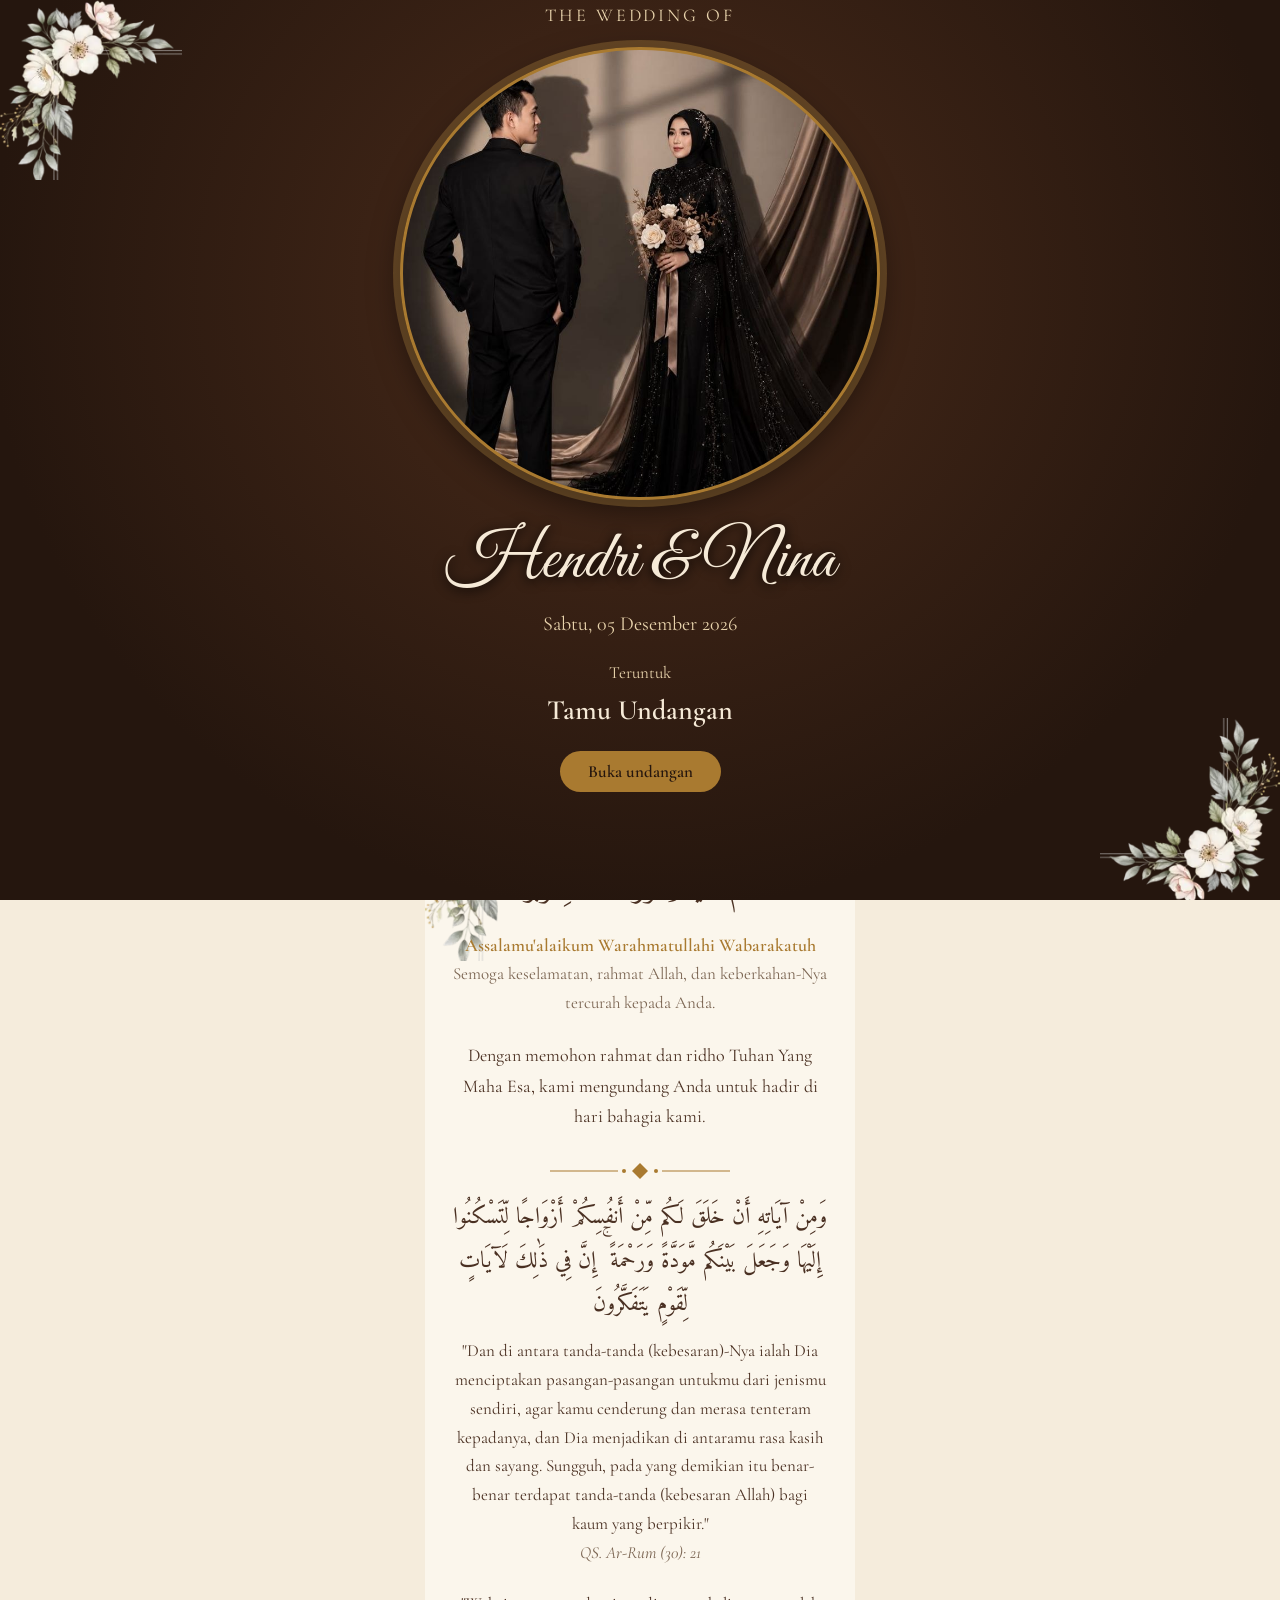
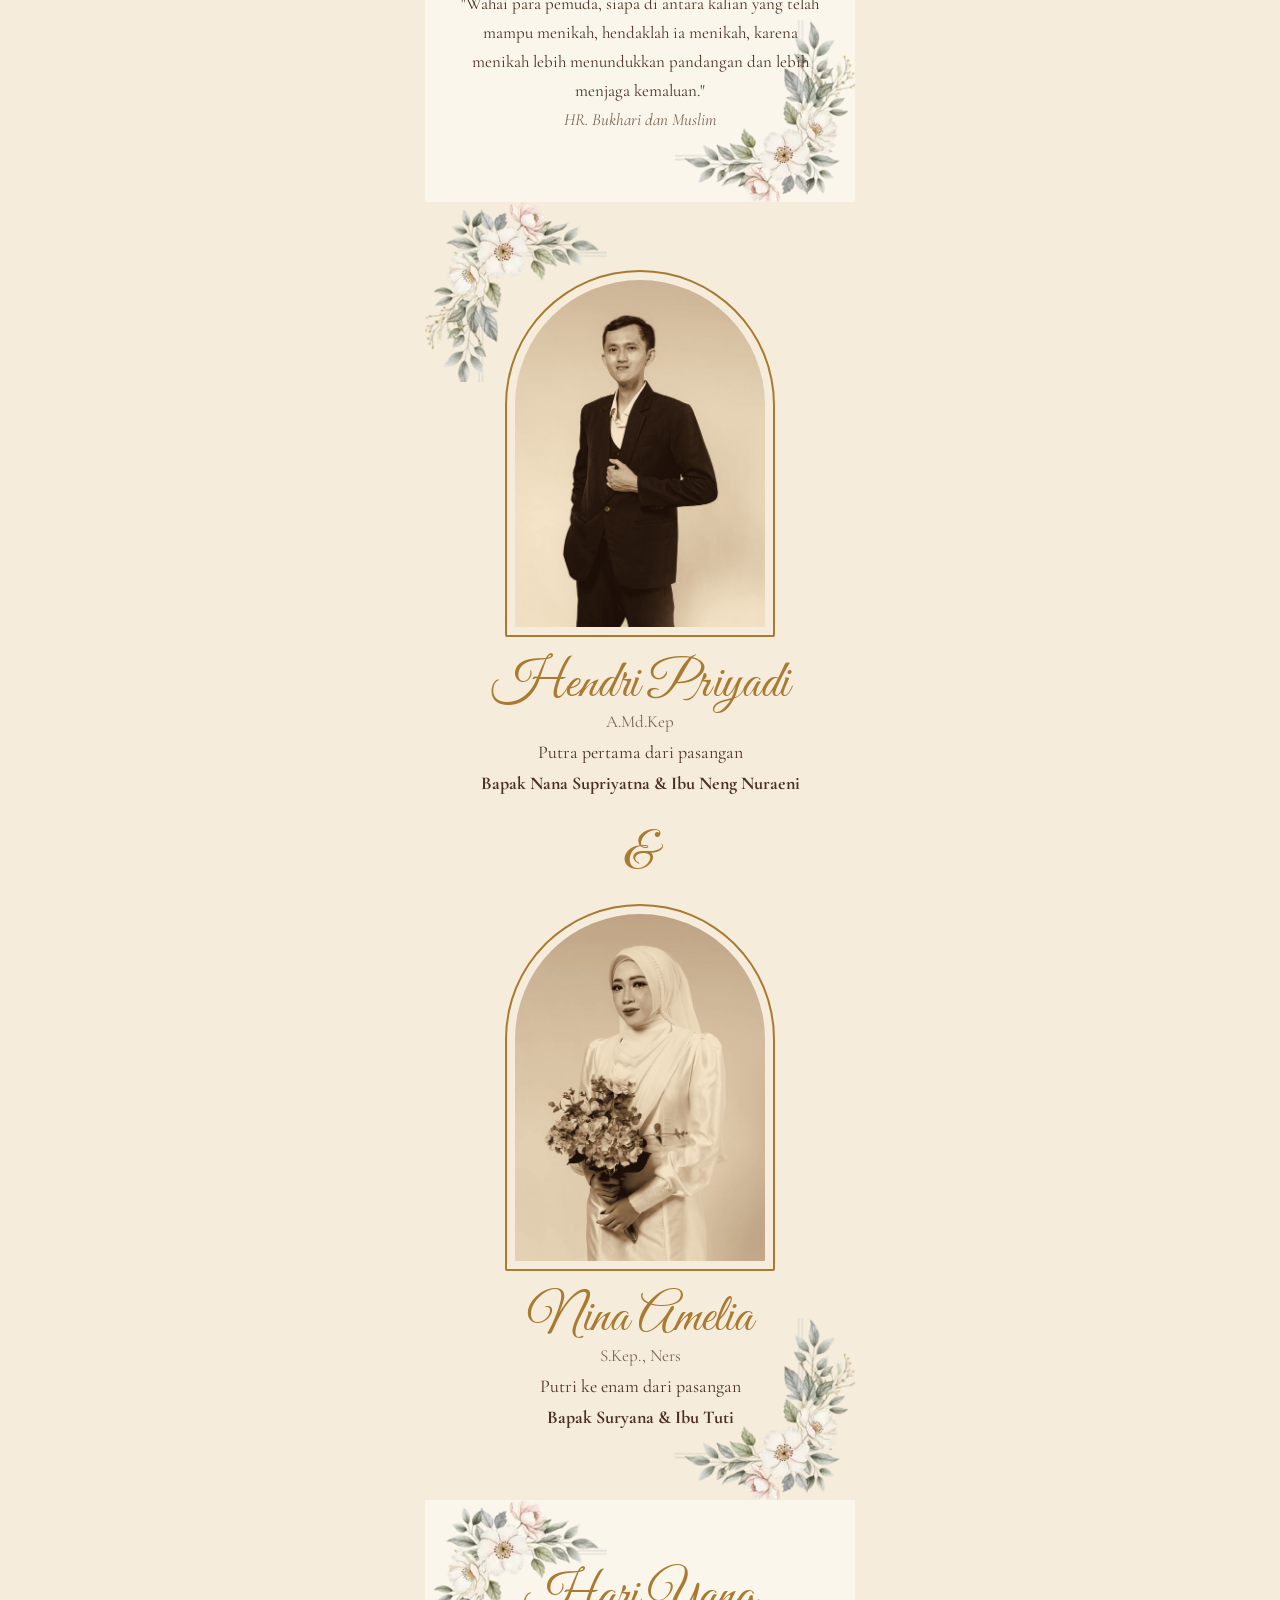
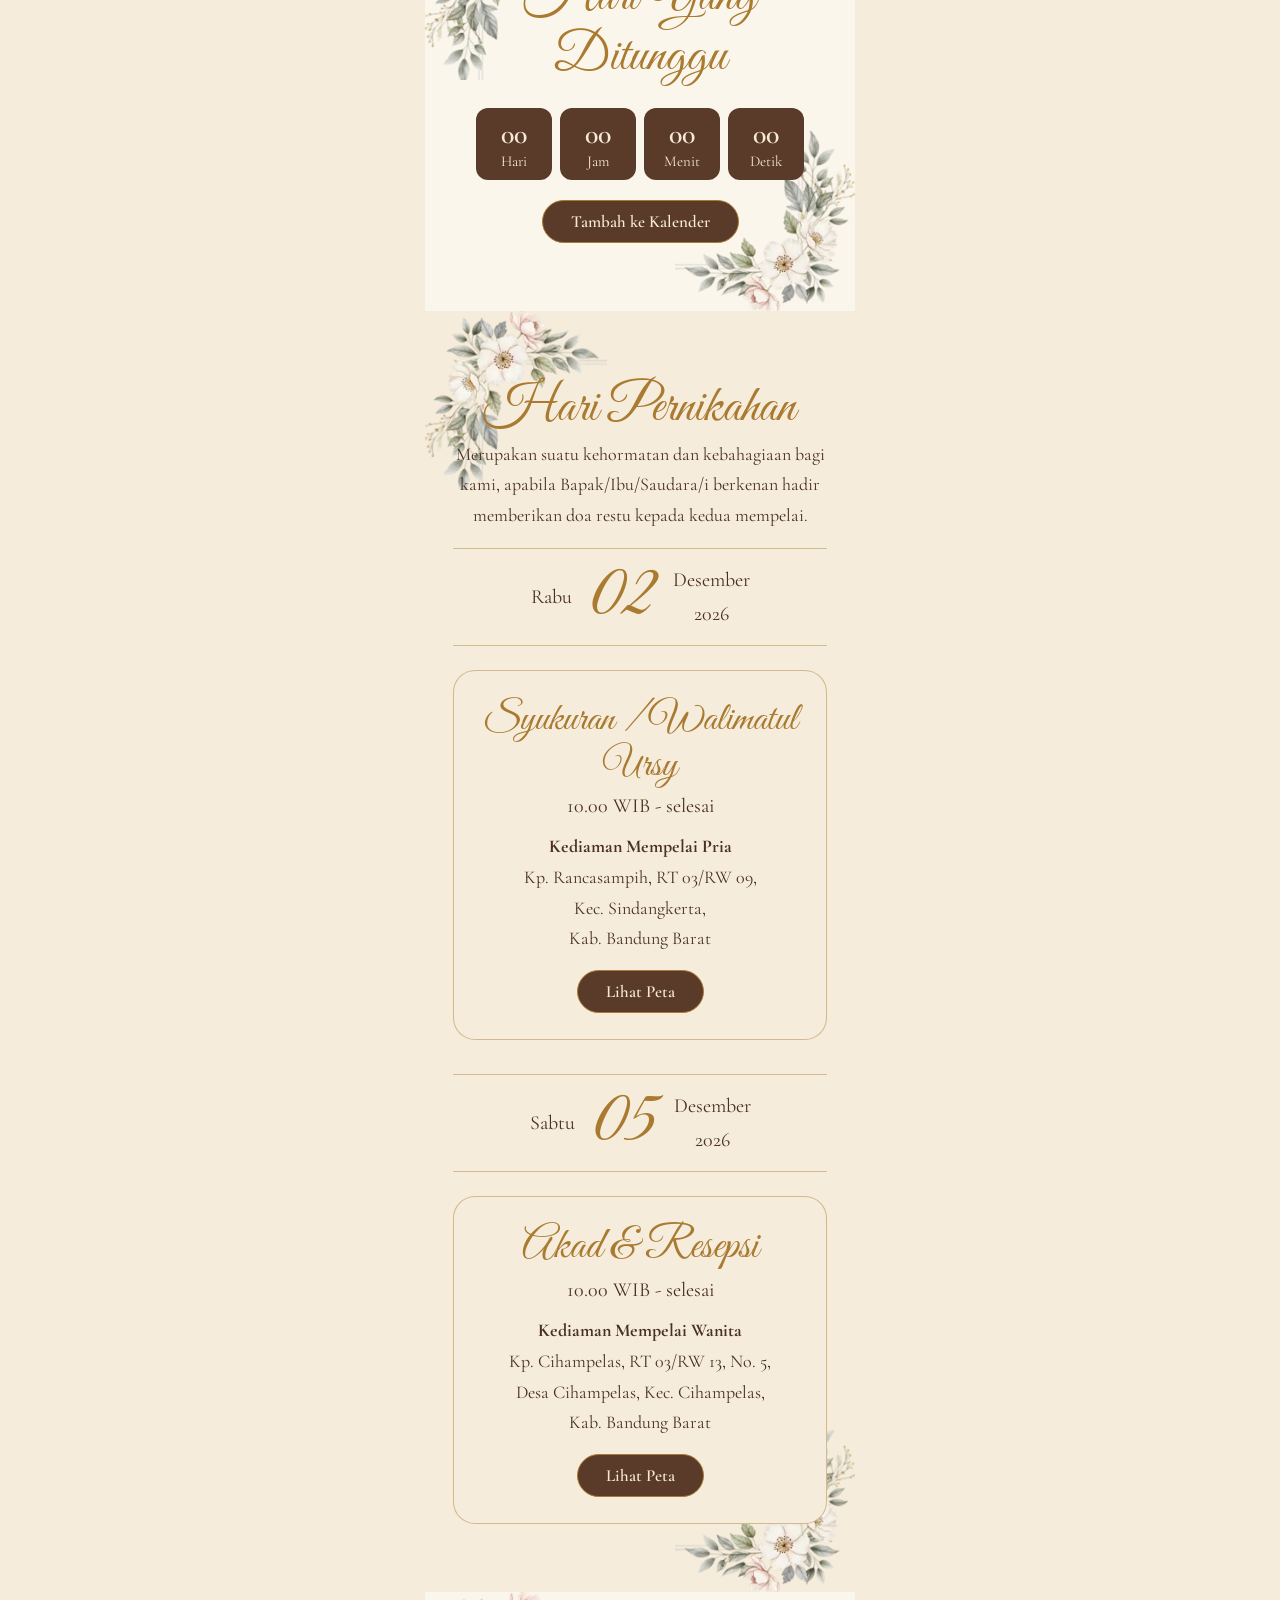
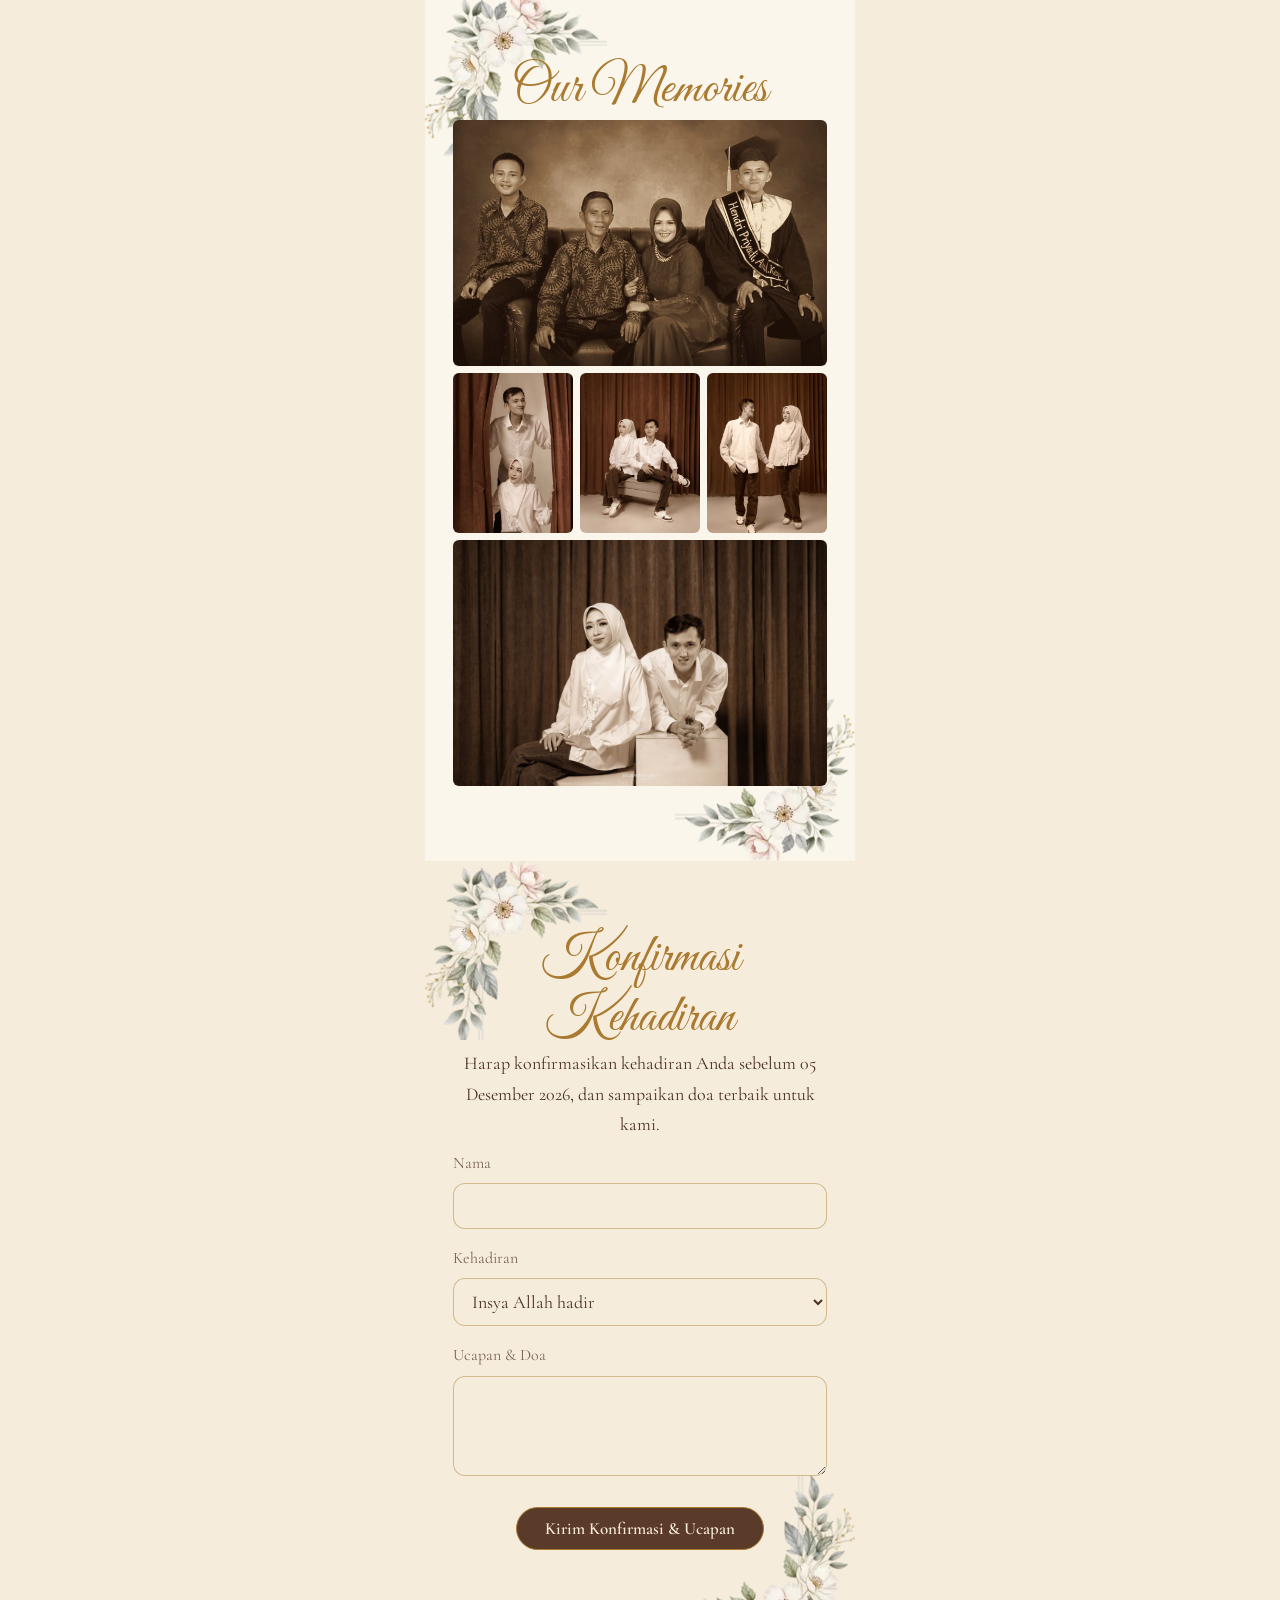
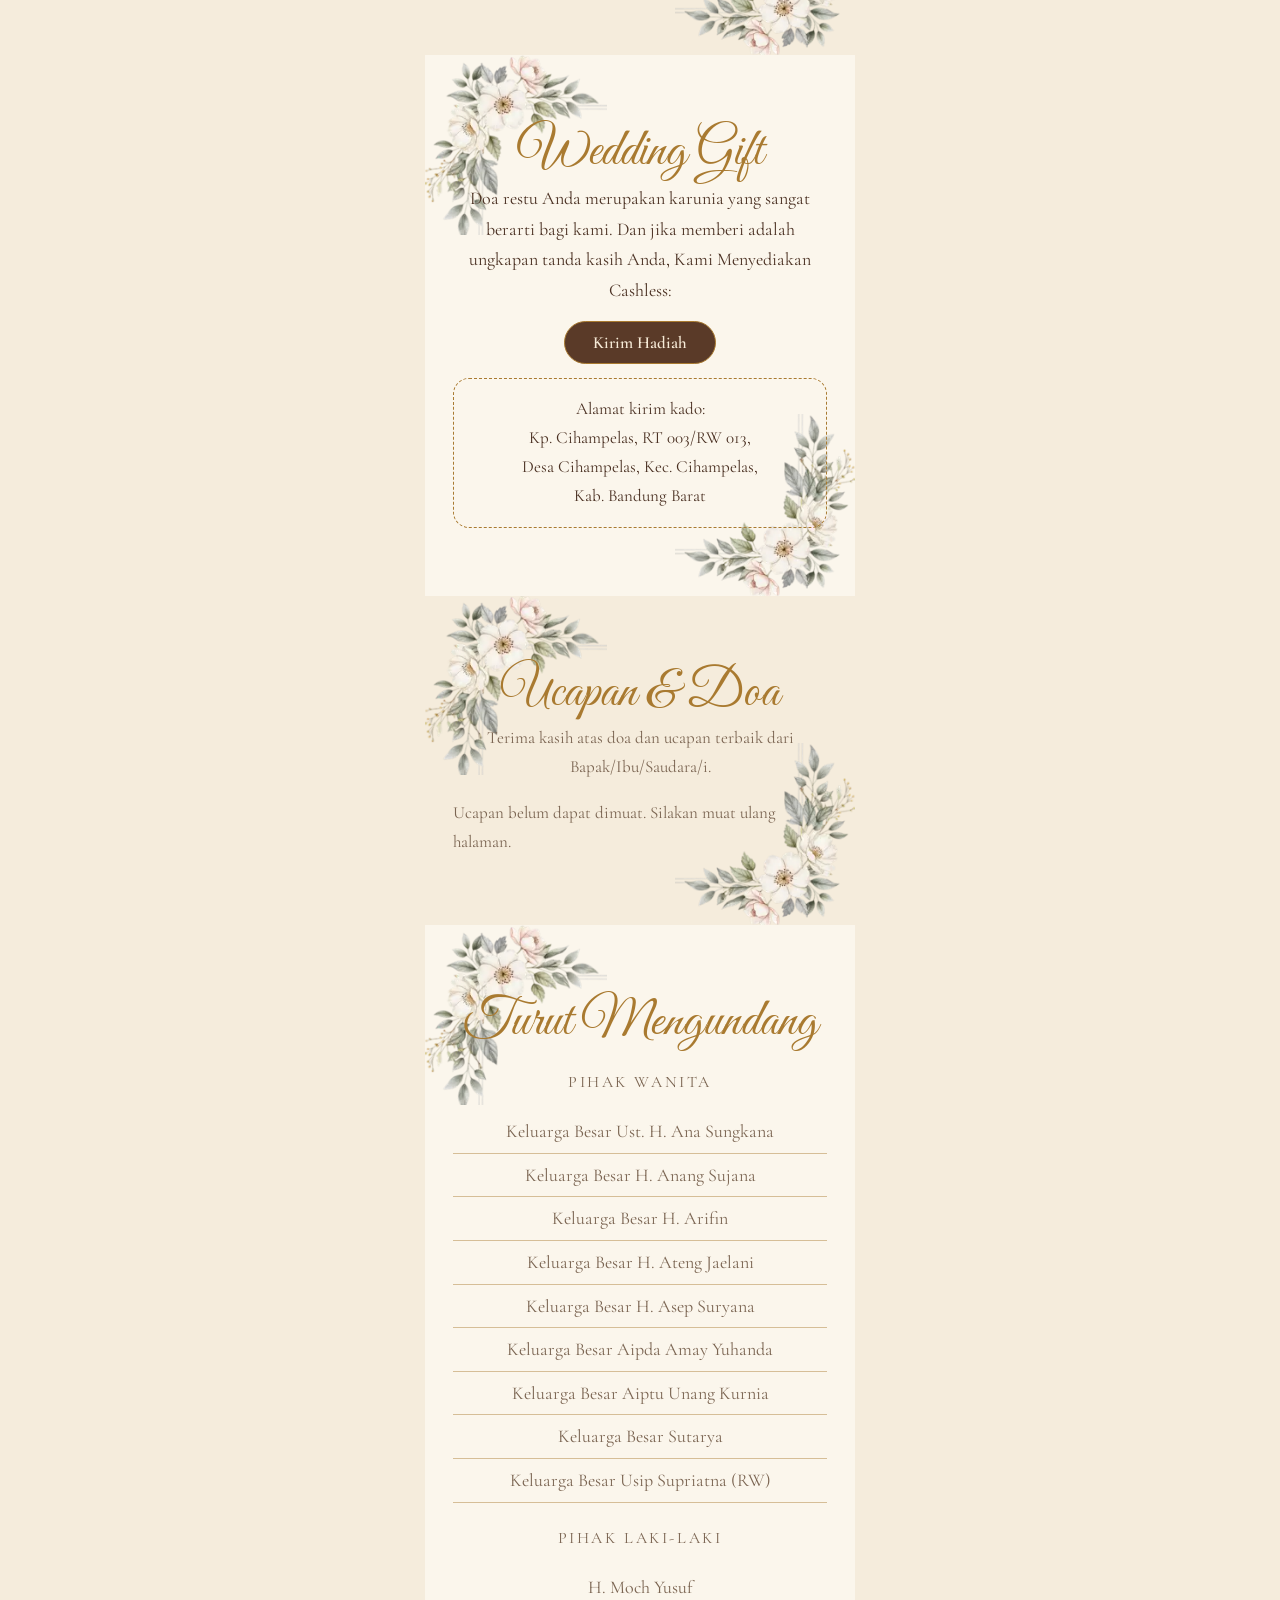
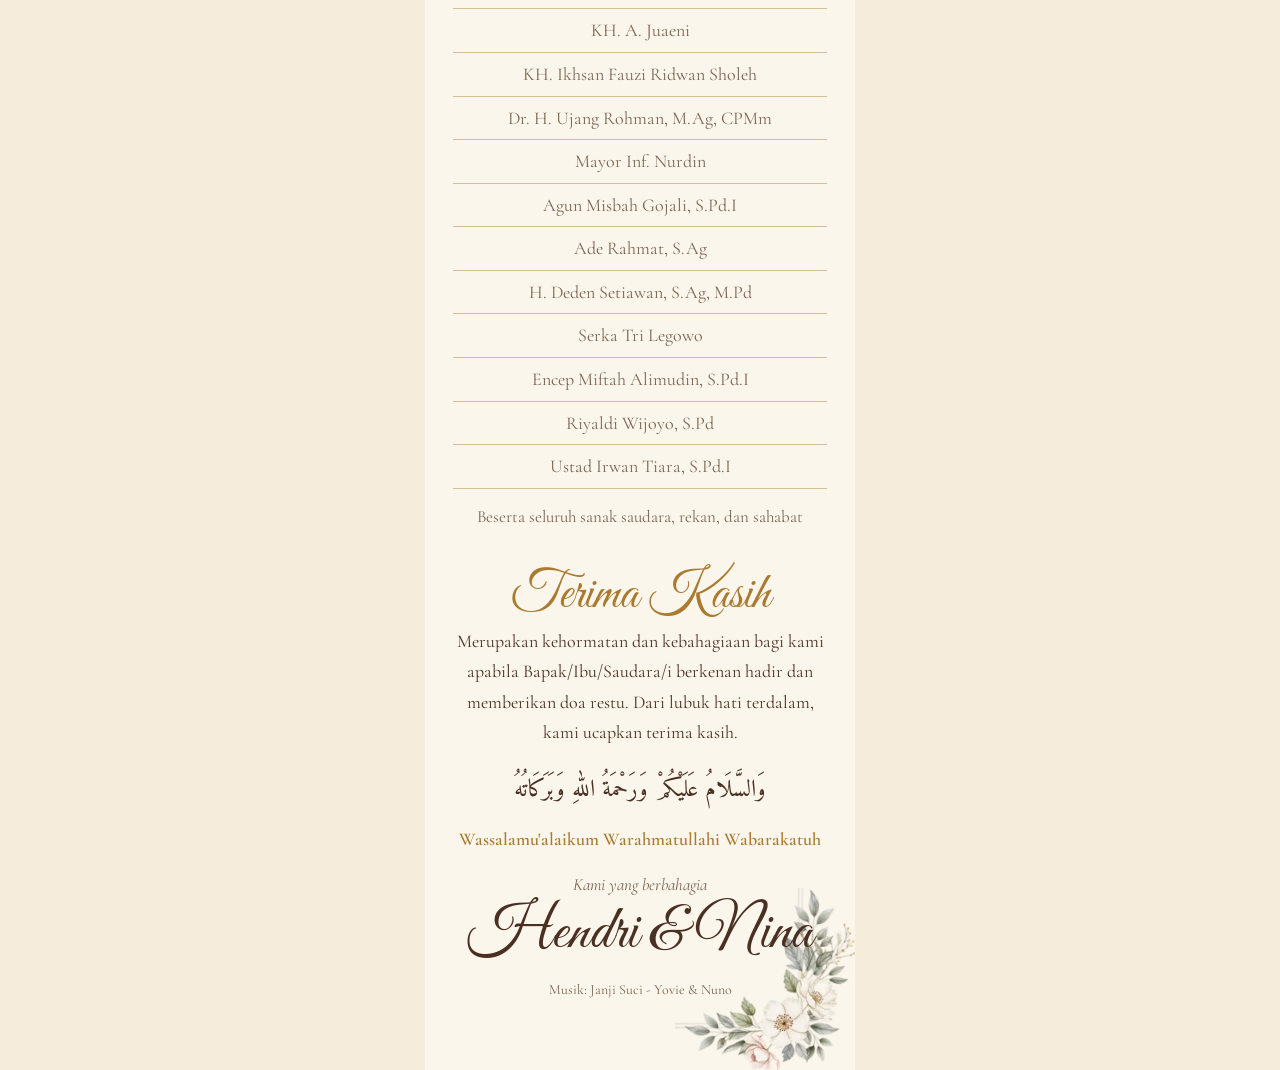
<file: index.html>
<!DOCTYPE html>
<html lang="id">
<head>
<meta charset="utf-8">
<meta name="viewport" content="width=device-width, initial-scale=1, viewport-fit=cover">
<title>Undangan Pernikahan Hendri &amp; Nina</title>
<meta name="description" content="Undangan pernikahan Hendri &amp; Nina - Sabtu, 05 Desember 2026, Kediaman Mempelai Wanita, Kab. Bandung Barat">
<meta property="og:type" content="website">
<meta property="og:title" content="Undangan Pernikahan Hendri &amp; Nina">
<meta property="og:description" content="Sabtu, 05 Desember 2026 - Kediaman Mempelai Wanita, Kab. Bandung Barat. Merupakan kehormatan bagi kami apabila Anda berkenan hadir.">
<meta property="og:url" content="https://undanganhendri-nina.vercel.app/">
<meta property="og:image" content="https://undanganhendri-nina.vercel.app/og-image.jpg">
<meta property="og:image:width" content="1200">
<meta property="og:image:height" content="630">
<meta name="twitter:card" content="summary_large_image">
<meta name="theme-color" content="#25160e">
<link href="https://fonts.googleapis.com/css2?family=Amiri:wght@400;700&family=Cormorant+Garamond:ital,wght@0,400;0,600;1,400&family=Great+Vibes&display=swap" rel="stylesheet">
<link rel="stylesheet" href="style.css">
</head>
<body class="lock">
<svg width="0" height="0" style="position:absolute" aria-hidden="true"><defs>
<symbol id="dv" viewBox="0 0 180 18"><path d="M0 9H68M112 9H180" stroke="currentColor" stroke-width="1.2"/><path d="M90 1l8 8-8 8-8-8z" fill="currentColor"/><circle cx="74" cy="9" r="2" fill="currentColor"/><circle cx="106" cy="9" r="2" fill="currentColor"/></symbol>
</defs></svg>

<div id="cover" class="fl">
  <p class="k" style="margin-bottom:16px;font-size:18px">The Wedding of</p>
  <div class="c cvc" role="img" aria-label="Foto Hendri dan Nina" style="width:480px;max-width:95vw;aspect-ratio:1;background-image:url(gambar-04.jpg);background-size:cover;background-position:center"></div>
  <h1 class="sc big">Hendri &amp; Nina</h1>
  <p style="font-size:20px;color:#e8d3ac;margin-top:6px">Sabtu, 05 Desember 2026</p>
  <p class="sub" style="color:#e8d3ac;margin-top:18px">Teruntuk</p>
  <p id="guest" style="font-size:28px;font-weight:600">Tamu Undangan</p>
  <button class="btn" id="open">Buka undangan</button>
</div>

<div class="wrap">

<section class="sec fl"><div class="rv">
  <p class="k">Undangan Pernikahan</p>
  <div class="fr" style="margin-top:18px"><div class="c" role="img" aria-label="Foto Hendri dan Nina" style="aspect-ratio:0.86;background-size:192.3% auto;background-position:52.1% 32.4%"></div></div>
  <h1 class="sc big">Hendri &amp; Nina</h1>
  <svg class="dv" aria-hidden="true"><use href="#dv"/></svg>
  <p style="font-size:22px">Sabtu, 05 Desember 2026</p>
  <p class="sub">Kediaman Mempelai Wanita, Kab. Bandung Barat</p>
</div></section>

<section class="sec fl"><div class="rv">
  <p class="ar" lang="ar" style="font-size:30px">السَّلَامُ عَلَيْكُمْ وَرَحْمَةُ اللهِ وَبَرَكَاتُهُ</p>
  <p style="color:var(--gold);font-weight:600">Assalamu'alaikum Warahmatullahi Wabarakatuh</p>
  <p class="sub">Semoga keselamatan, rahmat Allah, dan keberkahan-Nya tercurah kepada Anda.</p>
  <p style="margin-top:22px">Dengan memohon rahmat dan ridho Tuhan Yang Maha Esa, kami mengundang Anda untuk hadir di hari bahagia kami.</p>
  <svg class="dv" aria-hidden="true" style="margin-top:30px"><use href="#dv"/></svg>
  <p class="ar" lang="ar" style="font-size:23px;line-height:1.9">وَمِنْ آيَاتِهِ أَنْ خَلَقَ لَكُم مِّنْ أَنفُسِكُمْ أَزْوَاجًا لِّتَسْكُنُوا إِلَيْهَا وَجَعَلَ بَيْنَكُم مَّوَدَّةً وَرَحْمَةً ۚ إِنَّ فِي ذَٰلِكَ لَآيَاتٍ لِّقَوْمٍ يَتَفَكَّرُونَ</p>
  <p style="font-size:17px">"Dan di antara tanda-tanda (kebesaran)-Nya ialah Dia menciptakan pasangan-pasangan untukmu dari jenismu sendiri, agar kamu cenderung dan merasa tenteram kepadanya, dan Dia menjadikan di antaramu rasa kasih dan sayang. Sungguh, pada yang demikian itu benar-benar terdapat tanda-tanda (kebesaran Allah) bagi kaum yang berpikir."</p>
  <p class="sub"><i>QS. Ar-Rum (30): 21</i></p>
  <p style="margin-top:22px;font-size:17px">"Wahai para pemuda, siapa di antara kalian yang telah mampu menikah, hendaklah ia menikah, karena menikah lebih menundukkan pandangan dan lebih menjaga kemaluan."</p>
  <p class="sub"><i>HR. Bukhari dan Muslim</i></p>
</div></section>

<section class="sec fl"><div class="rv">
  <div class="fr"><div class="ph" role="img" aria-label="Foto Hendri" style="background-image:url(gambar-05.jpg)"></div></div>
  <h2 class="sc">Hendri Priyadi</h2>
  <p class="sub" style="margin-top:-6px">A.Md.Kep</p>
  <p>Putra pertama dari pasangan<br><b>Bapak Nana Supriyatna &amp; Ibu Neng Nuraeni</b></p>
  <p class="sc" style="margin:26px 0 20px">&amp;</p>
  <div class="fr"><div class="ph" role="img" aria-label="Foto Nina" style="background-image:url(gambar-06.jpg)"></div></div>
  <h2 class="sc">Nina Amelia</h2>
  <p class="sub" style="margin-top:-6px">S.Kep., Ners</p>
  <p>Putri ke enam dari pasangan<br><b>Bapak Suryana &amp; Ibu Tuti</b></p>
</div></section>

<section class="sec fl"><div class="rv">
  <h2 class="sc">Hari Yang Ditunggu</h2>
  <div class="cd" aria-label="Hitung mundur"></div>
  <a class="btn" target="_blank" rel="noopener" href="https://calendar.google.com/calendar/render?action=TEMPLATE&text=Pernikahan+Hendri+%26+Nina&dates=20261205T030000Z/20261205T060000Z&location=Kediaman+Mempelai+Wanita,+Kp.+Cihampelas+RT+03%2FRW+13+No+5,+Desa+Cihampelas,+Kec.+Cihampelas,+Kab.+Bandung+Barat">Tambah ke Kalender</a>
</div></section>

<section class="sec fl"><div class="rv">
  <h2 class="sc">Hari Pernikahan</h2>
  <p>Merupakan suatu kehormatan dan kebahagiaan bagi kami, apabila Bapak/Ibu/Saudara/i berkenan hadir memberikan doa restu kepada kedua mempelai.</p>

  <div class="dt"><span>Rabu</span><b>02</b><span>Desember<br>2026</span></div>
  <div class="ev">
    <h3 class="sc" style="font-size:40px">Syukuran / Walimatul Ursy</h3>
    <p style="font-size:20px">10.00 WIB - selesai</p>
    <p style="margin-top:8px"><b>Kediaman Mempelai Pria</b><br>Kp. Rancasampih, RT 03/RW 09,<br>Kec. Sindangkerta,<br>Kab. Bandung Barat</p>
    <a class="btn" target="_blank" rel="noopener" href="https://www.google.com/maps/search/?api=1&amp;query=Kp.+Rancasampih+Sindangkerta+Kabupaten+Bandung+Barat">Lihat Peta</a>
  </div>

  <div class="dt" style="margin-top:34px"><span>Sabtu</span><b>05</b><span>Desember<br>2026</span></div>
  <div class="ev">
    <h3 class="sc" style="font-size:44px">Akad &amp; Resepsi</h3>
    <p style="font-size:20px">10.00 WIB - selesai</p>
    <p style="margin-top:8px"><b>Kediaman Mempelai Wanita</b><br>Kp. Cihampelas, RT 03/RW 13, No. 5,<br>Desa Cihampelas, Kec. Cihampelas,<br>Kab. Bandung Barat</p>
    <a class="btn" target="_blank" rel="noopener" href="https://maps.app.goo.gl/tc8vw1Ti5LMqA2Ee8">Lihat Peta</a>
  </div>
</div></section>

<section class="sec fl"><div class="rv">
  <h2 class="sc">Our Memories</h2>
  <div class="gr">
    <div class="c" role="img" aria-label="Foto Hendri dan Nina" style="flex:1;aspect-ratio:1.52;background-image:url(gambar-07.jpg);background-size:cover;background-position:center"></div>
  </div>
  <div class="gr">
    <div class="c" role="img" aria-label="Foto Hendri dan Nina" style="flex:1;aspect-ratio:0.75;background-image:url(gambar-08.jpg);background-size:cover;background-position:center"></div>
    <div class="c" role="img" aria-label="Foto Hendri dan Nina" style="flex:1;aspect-ratio:0.75;background-image:url(gambar-09.jpg);background-size:cover;background-position:center"></div>
    <div class="c" role="img" aria-label="Foto Hendri dan Nina" style="flex:1;aspect-ratio:0.75;background-image:url(gambar-10.jpg);background-size:cover;background-position:center"></div>
  </div>
  <div class="gr">
    <div class="c" role="img" aria-label="Foto Hendri dan Nina" style="flex:1;aspect-ratio:1.52;background-image:url(gambar-11.jpg);background-size:cover;background-position:center"></div>
  </div>
</div></section>

<section class="sec fl"><div class="rv">
  <h2 class="sc">Konfirmasi Kehadiran</h2>
  <p>Harap konfirmasikan kehadiran Anda sebelum 05 Desember 2026, dan sampaikan doa terbaik untuk kami.</p>
  <label for="nm">Nama</label><input id="nm" autocomplete="name" maxlength="60">
  <label for="st">Kehadiran</label>
  <select id="st"><option>Insya Allah hadir</option><option>Mohon maaf, belum bisa hadir</option><option>Masih ragu</option></select>
  <label for="ms">Ucapan &amp; Doa</label><textarea id="ms" maxlength="500"></textarea>
  <div class="hp" aria-hidden="true"><label for="web">Jangan diisi</label><input id="web" tabindex="-1" autocomplete="off"></div>
  <button class="btn" id="gbsend" type="button" hidden>Kirim Konfirmasi &amp; Ucapan</button>
  <p class="sub" id="gbstat" role="status" aria-live="polite" style="min-height:1.7em;margin-top:8px"></p>
  <div id="wafb">
    <p class="sub" id="wahint" style="margin-top:6px">Kirim konfirmasi lewat WhatsApp:</p>
  <a class="btn wa" target="_blank" rel="noopener" href="https://wa.me/6287728910068" data-wa="6287728910068">Kirim ke 0877-2891-0068</a><br><a class="btn o wa" target="_blank" rel="noopener" href="https://wa.me/6285703489437" data-wa="6285703489437">Kirim ke 0857-0348-9437</a>
  </div>
</div></section>

<section class="sec fl"><div class="rv">
  <h2 class="sc">Wedding Gift</h2>
  <p>Doa restu Anda merupakan karunia yang sangat berarti bagi kami. Dan jika memberi adalah ungkapan tanda kasih Anda, Kami Menyediakan Cashless:</p>
  <button class="btn" id="gbtn" aria-expanded="false" aria-controls="bank">Kirim Hadiah</button>
  <div class="acc" id="bank" hidden><span>BANK BJB<br>No. Rekening 014352925100<br>a.n. Hendri Priyadi</span><br><button class="btn o" data-copy="014352925100" style="font-size:15px;padding:5px 16px">Salin No. Rekening</button></div>
  <div class="acc"><span>Alamat kirim kado:<br>Kp. Cihampelas, RT 003/RW 013,<br>Desa Cihampelas, Kec. Cihampelas,<br>Kab. Bandung Barat</span></div>
</div></section>

<section class="sec fl" id="gbsec" hidden><div class="rv">
  <h2 class="sc">Ucapan &amp; Doa</h2>
  <p class="sub">Terima kasih atas doa dan ucapan terbaik dari Bapak/Ibu/Saudara/i.</p>
  <div class="gb" id="gblist" aria-live="polite"></div>
</div></section>

<section class="sec fl"><div class="rv">
  <h2 class="sc">Turut Mengundang</h2>
  <p class="k" style="margin-top:16px">Pihak Wanita</p>
  <ul class="inv"><li>Keluarga Besar Ust. H. Ana Sungkana</li><li>Keluarga Besar H. Anang Sujana</li><li>Keluarga Besar H. Arifin</li><li>Keluarga Besar H. Ateng Jaelani</li><li>Keluarga Besar H. Asep Suryana</li><li>Keluarga Besar Aipda Amay Yuhanda</li><li>Keluarga Besar Aiptu Unang Kurnia</li><li>Keluarga Besar Sutarya</li><li>Keluarga Besar Usip Supriatna (RW)</li></ul>
  <p class="k" style="margin-top:22px">Pihak Laki-laki</p>
  <ul class="inv"><li>H. Moch Yusuf</li><li>KH. A. Juaeni</li><li>KH. Ikhsan Fauzi Ridwan Sholeh</li><li>Dr. H. Ujang Rohman, M.Ag, CPMm</li><li>Mayor Inf. Nurdin</li><li>Agun Misbah Gojali, S.Pd.I</li><li>Ade Rahmat, S.Ag</li><li>H. Deden Setiawan, S.Ag, M.Pd</li><li>Serka Tri Legowo</li><li>Encep Miftah Alimudin, S.Pd.I</li><li>Riyaldi Wijoyo, S.Pd</li><li>Ustad Irwan Tiara, S.Pd.I</li></ul>
  <p class="sub">Beserta seluruh sanak saudara, rekan, dan sahabat</p>
  <h2 class="sc" style="margin-top:34px">Terima Kasih</h2>
  <p>Merupakan kehormatan dan kebahagiaan bagi kami apabila Bapak/Ibu/Saudara/i berkenan hadir dan memberikan doa restu. Dari lubuk hati terdalam, kami ucapkan terima kasih.</p>
  <p class="ar" lang="ar" style="font-size:24px;margin-top:18px">وَالسَّلَامُ عَلَيْكُمْ وَرَحْمَةُ اللهِ وَبَرَكَاتُهُ</p>
  <p style="color:var(--gold);font-weight:600">Wassalamu'alaikum Warahmatullahi Wabarakatuh</p>
  <p class="sub" style="margin-top:16px"><i>Kami yang berbahagia</i></p>
  <h2 class="sc big" style="font-size:60px">Hendri &amp; Nina</h2>
  <p class="sub" style="font-size:14px;margin-top:10px">Musik: Janji Suci - Yovie &amp; Nuno</p>
</div></section>

</div>

<audio id="bgm" loop preload="metadata" src="musik.mp3"></audio>
<button id="autoscroll" aria-label="Gulir otomatis" aria-pressed="false"><svg width="22" height="22" viewBox="0 0 24 24" fill="none" stroke="currentColor" stroke-width="2.4" stroke-linecap="round" stroke-linejoin="round"><path d="M12 4v14M6 13l6 6 6-6"/></svg></button>
<button id="music" aria-label="Putar atau jeda musik"><svg width="22" height="22" viewBox="0 0 24 24" fill="currentColor"><path class="p1" d="M8 5v14l11-7z"/><path class="p2" d="M6 5h4v14H6zm8 0h4v14h-4z"/></svg></button>

<script src="script.js"></script>
</body>
</html>
</file>
<file: style.css>
:root{--bg:#f5ecdc;--card:#fbf6ec;--ink:#4a3022;--mute:#7b6552;--gold:#a97a30;--brown:#5a3a28;--line:rgba(169,122,48,.45);color-scheme:light dark;box-sizing:border-box;padding-top:env(safe-area-inset-top,0px);padding-bottom:env(safe-area-inset-bottom,0px)}
@media (prefers-color-scheme:dark){:root:not([data-theme="light"]){--bg:#1d130d;--card:#281a12;--ink:#f1e3cc;--mute:#c4ac8c;--gold:#d3a85a;--brown:#6b4430;--line:rgba(211,168,90,.45)}}
:root[data-theme="dark"]{--bg:#1d130d;--card:#281a12;--ink:#f1e3cc;--mute:#c4ac8c;--gold:#d3a85a;--brown:#6b4430;--line:rgba(211,168,90,.45)}
html{scroll-padding-top:env(safe-area-inset-top,0px)}
*{box-sizing:border-box;margin:0}
body{background:var(--bg);color:var(--ink);font:400 18px/1.7 'Cormorant Garamond',Georgia,serif;text-align:center}
body.lock{overflow:hidden}
.c{background:url(gambar-01.jpg) no-repeat}
.wrap{max-width:430px;margin:0 auto;background:var(--bg);position:relative}
.sec{position:relative;padding:68px 28px;overflow:hidden}
.sec:nth-of-type(even){background:var(--card)}
.fl::before,.fl::after{content:"";position:absolute;width:190px;height:190px;background:no-repeat center/contain;pointer-events:none;z-index:0}
.fl::before{top:-8px;left:-8px;background-image:url(gambar-02.png)}.fl::after{bottom:-8px;right:-8px;background-image:url(gambar-03.png)}
.sec>*{position:relative;z-index:1}
h1,h2,h3{font-weight:400}
.sc{font:400 52px/1.15 'Great Vibes',cursive;color:var(--gold)}
.big{font-size:68px;color:inherit}
.k{font-size:16px;letter-spacing:.16em;text-transform:uppercase;color:var(--mute)}
.sub{font-size:17px;color:var(--mute)}
.ar{font:400 26px/2 Amiri,serif;direction:rtl;margin:10px 0;color:var(--ink)}
.dv{display:block;width:180px;height:18px;margin:16px auto;color:var(--gold)}
.fr{width:72%;max-width:290px;margin:0 auto 18px;padding:8px;border:2px solid var(--gold);border-radius:999px 999px 14px 14px}
.fr .c{width:100%;border-radius:999px 999px 6px 6px}
.fr .ph{width:100%;aspect-ratio:.72;border-radius:999px 999px 6px 6px;background:center top/cover no-repeat}
.fr.sq{border-radius:18px}.fr.sq .c{border-radius:10px}
.btn{display:inline-block;margin-top:16px;padding:10px 28px;border-radius:999px;border:1px solid var(--gold);background:var(--brown);color:#f6ead7;font:600 17px 'Cormorant Garamond',serif;text-decoration:none;cursor:pointer}
.btn.o{background:none;color:var(--ink)}
button:focus-visible,a:focus-visible,input:focus-visible,select:focus-visible,textarea:focus-visible{outline:3px solid var(--gold);outline-offset:2px}
.cd{display:flex;gap:8px;justify-content:center;margin:20px 0 4px}
.cd div{flex:1;max-width:76px;padding:8px 0;border-radius:12px;background:var(--brown);color:#f6ead7;font-size:15px;line-height:1.3}
.cd b{display:block;font-size:28px;font-weight:600}
.dt{display:flex;align-items:center;justify-content:center;gap:18px;margin:18px 0;padding:10px 0;border-block:1px solid var(--line)}
.dt b{font:400 76px/1 'Great Vibes',cursive;color:var(--gold)}
.dt span{font-size:20px}
.ev{margin:24px auto 0;padding:26px 20px;border:1px solid var(--line);border-radius:22px;background:var(--bg)}
.sec:nth-of-type(even) .ev{background:var(--card)}
.gr{display:flex;gap:7px;margin-bottom:7px}
.gr .c{border-radius:6px;min-width:0}
input,select,textarea{width:100%;margin:6px 0;padding:11px 14px;border-radius:12px;border:1px solid var(--line);background:var(--bg);color:var(--ink);font:18px 'Cormorant Garamond',serif}
textarea{min-height:100px;resize:vertical}
label{display:block;text-align:left;font-size:16px;color:var(--mute);margin-top:10px}
.acc{margin:14px 0 0;padding:16px;border:1px dashed var(--gold);border-radius:16px;font-size:17px}
.inv{list-style:none;padding:0;margin:14px 0}
.inv li{padding:6px 0;border-bottom:1px solid var(--line);color:var(--mute)}
/* cover & music */
#cover{position:fixed;inset:0;z-index:50;background:radial-gradient(ellipse at 50% 32%,#4a2b1a,#25160e 72%);color:#f6ead7;display:flex;flex-direction:column;justify-content:flex-end;align-items:center;padding:0 28px 12vh;transition:opacity .9s,transform .9s;overflow:hidden}
#cover.gone{opacity:0;transform:scale(1.06);pointer-events:none}
@media (max-height:700px){.cvc{width:min(44vw,170px,24vh)!important;margin-bottom:14px!important}#cover{padding-bottom:6vh!important}#cover .big{font-size:54px}}
.cvc{width:min(56vw,230px,28vh);margin-bottom:22px;border-radius:50%;border:3px solid var(--gold);box-shadow:0 0 0 7px rgba(214,169,79,.25),0 10px 30px rgba(0,0,0,.5)}

#cover>*:not(.cvp){position:relative;z-index:1}
#cover .sc{color:#f6ead7;text-shadow:0 2px 12px #000}
#cover .k{color:#e8d3ac}
#cover .btn{background:var(--gold);color:#25160e;border:0}
#music{position:fixed;right:16px;bottom:calc(16px + env(safe-area-inset-bottom,0px));z-index:45;width:48px;height:48px;border-radius:50%;border:1px solid var(--gold);background:var(--brown);color:#f6ead7;display:none;place-items:center;cursor:pointer}
#music.show{display:grid}
#music.on .p1,#music:not(.on) .p2{display:none}
#autoscroll{position:fixed;right:16px;bottom:calc(76px + env(safe-area-inset-bottom,0px));z-index:45;width:48px;height:48px;border-radius:50%;border:1px solid var(--gold);background:var(--brown);color:#f6ead7;display:none;place-items:center;cursor:pointer}
#autoscroll.show{display:grid}
#autoscroll.on{background:var(--gold);color:#25160e}
.js .rv{opacity:0;transform:translateY(26px);transition:opacity .9s,transform .9s}
.js .rv.in{opacity:1;transform:none}
@media (prefers-reduced-motion:reduce){*{transition:none!important}.js .rv{opacity:1;transform:none}}

[hidden]{display:none!important}
.hp{position:absolute;left:-9999px;width:1px;height:1px;overflow:hidden}
.gb{margin-top:18px;text-align:left;display:flex;flex-direction:column;gap:10px}
.gmore{align-self:center;margin-top:8px}
.gc{padding:14px 16px;border:1px solid var(--line);border-radius:16px;background:var(--bg)}
.sec:nth-of-type(even) .gc{background:var(--card)}
.gc b{display:block;font-size:19px;color:var(--gold);line-height:1.3}
.gc small{display:block;font-size:14px;color:var(--mute);margin-bottom:4px}
.gc p{font-size:17px;line-height:1.55;white-space:pre-wrap;overflow-wrap:anywhere}
.gb-empty{text-align:center}
</file>
